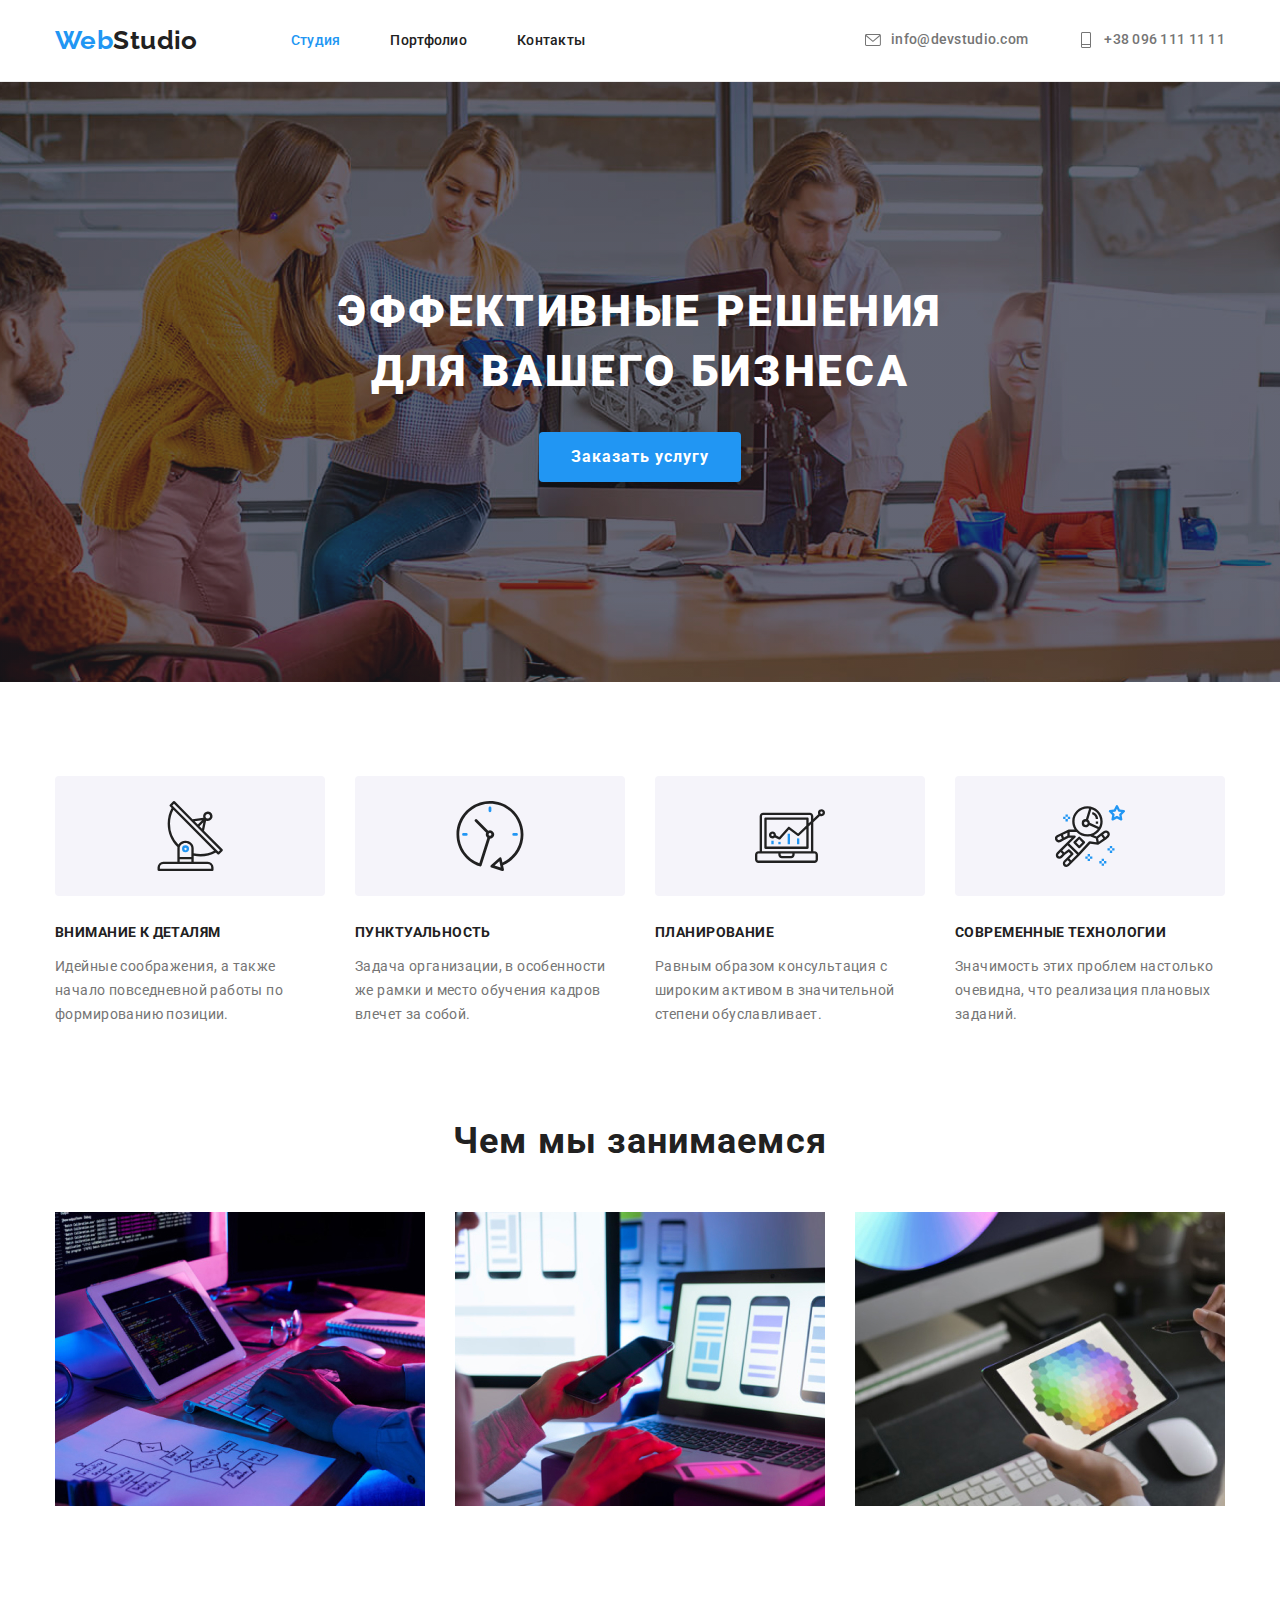
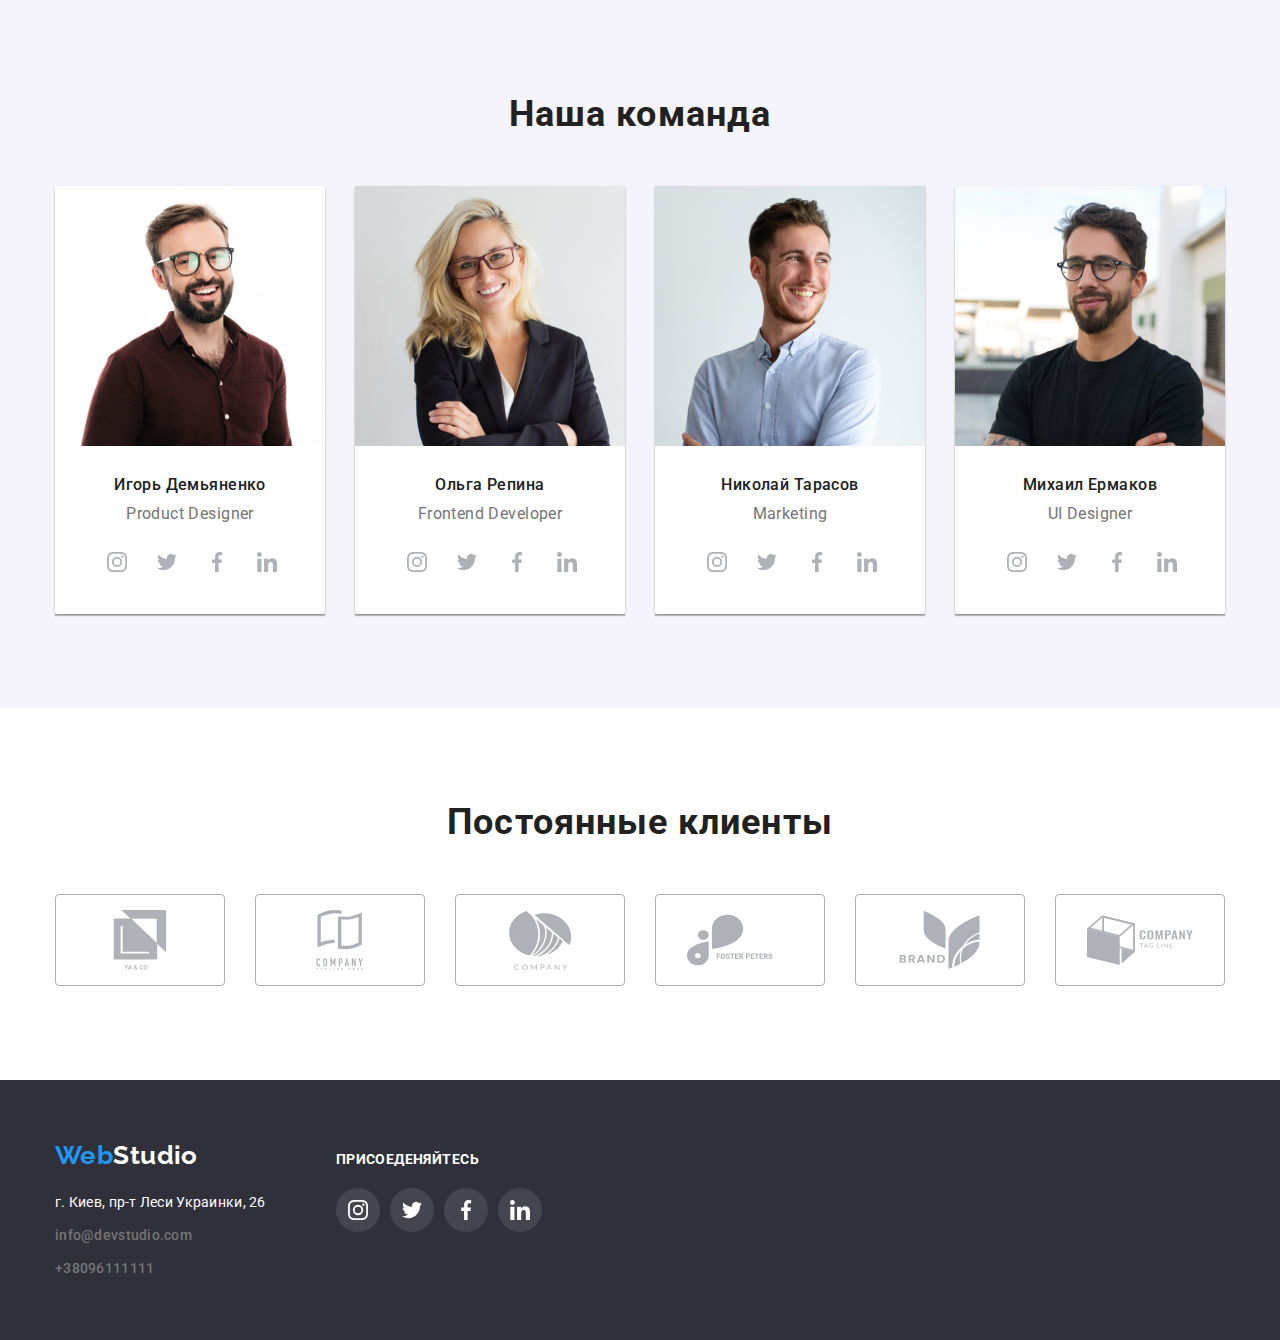
<file: index.html>
<!DOCTYPE html>
<html lang="ru">

<head>
    <meta charset="UTF-8">
    <meta http-equiv="X-UA-Compatible" content="IE=edge">
    <meta name="viewport" content="width=device-width, initial-scale=1.0">
    <link rel="preconnect" href="https://fonts.googleapis.com">
    <link rel="preconnect" href="https://fonts.gstatic.com" crossorigin>
    <link
        href="https://fonts.googleapis.com/css2?family=Raleway:wght@700&family=Roboto:wght@400;500;700;900&display=swap"
        rel="stylesheet">
    <link rel="stylesheet"
        href="https://cdnjs.cloudflare.com/ajax/libs/modern-normalize/1.1.0/modern-normalize.min.css">
    <link rel="stylesheet" href="./css/styles.css">
    <title>WebStudio</title>
</head>

<body>
    <!--header  -->
    <header class="header">
        <div class="container main-nav">
            <nav class="navigation">
                <a href="./index.html" class="logo"> <span class="web">Web</span><span class="studio">Studio</span> </a>
                <ul class="list nav">
                    <li class="nav-item"> <a href="./index.html" class="link-header current">Студия</a> </li>
                    <li class="nav-item"> <a href="./portfolio.html" class="link-header">Портфолио</a> </li>
                    <li class="nav-item"> <a href="#" class="link-header">Контакты </a> </li>
                </ul>
            </nav>

            <div class="contact-list">

                <a class="contact-link" href="mailto:info@devstudio.com">
                    <svg class="contact-link-envelope">
                        <use href="./images/sprite-svg.svg#icon-envelope"></use>
                    </svg>info@devstudio.com
                </a>

                <a class="contact-link" href="tel:+380961111111">
                    <svg class="contact-link-mobile">
                        <use href="./images/sprite-svg.svg#icon-mobile"></use>
                    </svg>+38 096 111 11 11
                </a>
            </div>
        </div>
    </header>

    <!-- main -->
    <main>
        <!-- Hero -->
        <section class="main-title section">
            <div class="container">
                <h1 class="header-title">Эффективные решения для вашего бизнеса</h1>
                <button type="button" class="button-main">Заказать услугу</button>
            </div>
        </section>

        <section class="adv-section section">
            <!-- заголовок h2 скрыть -->
            <div class="container">
                <h2 class="visually-hidden">Наши преимущества</h2>
                <ul class="list adv">
                    <li class="adv-item">
                        <div class="adv-thumb">
                            <svg class="adv-icon">
                                <use href="./images/sprite-svg.svg#icon-satelite"></use>
                            </svg>
                        </div>
                        <h3 class="advantage">Внимание к деталям</h3>
                        <p class="advantage-description">Идейные соображения, а также начало повседневной работы по
                            формированию
                            позиции.</p>
                    </li>
                    <li class="adv-item">
                        <div class="adv-thumb">
                            <svg class="adv-icon">
                                <use href="./images/sprite-svg.svg#icon-clock"></use>
                            </svg>
                        </div>
                        <h3 class="advantage">Пунктуальность</h3>
                        <p class="advantage-description">
                            Задача организации, в особенности же рамки и место обучения кадров влечет за собой.
                        </p>
                    </li>
                    <li class="adv-item">
                        <div class="adv-thumb">
                            <svg class="adv-icon">
                                <use href="./images/sprite-svg.svg#icon-pc"></use>
                            </svg>
                        </div>
                        <h3 class="advantage">Планирование</h3>
                        <p class="advantage-description">
                            Равным образом консультация с широким активом в значительной степени обуславливает.
                        </p>
                    </li>
                    <li class="adv-item">
                        <div class="adv-thumb">
                            <svg class="adv-icon">
                                <use href="./images/sprite-svg.svg#icon-spaceman"></use>
                            </svg>
                        </div>
                        <h3 class="advantage">Современные технологии</h3>
                        <p class="advantage-description">Значимость этих проблем настолько очевидна, что реализация
                            плановых заданий.
                        </p>
                    </li class="adv-item">
                </ul>
            </div>
        </section>
        <!-- Activities -->
        <section class="activities section">
            <div class="container">
                <h2 class="title">Чем мы занимаемся</h2>
                <ul class="list activities">
                    <li class="activities-item">
                        <img src="./images/box-1.jpg" alt="coding" width="370" height="294" />
                    </li>
                    <li class="activities-item">
                        <img src="./images/box-2.jpg" alt="mobile-app" width="370" height="294" />
                    </li>
                    <li class="activities-item">
                        <img src="./images/box-3.jpg" alt="tablet" width="370" height="294" />
                    </li>
                </ul>
            </div>
        </section>
        <!-- Our Team -->

        <section class="team section">
            <div class="container">
                <h2 class="title">Наша команда</h2>
                <ul class="list activities">
                    <li class="team-item">
                        <img src="./images/teamcard-1.jpg" alt="man-in-glasses" width="370" />
                        <div class="employee-card">
                            <h3 class="employee">Игорь Демьяненко</h3>
                            <p class="position">Product Designer</p>
                            <ul class="social-link">
                                <li class="social-item">
                                    <a class="social-reference" href="#">
                                        <svg class="social-link-icon">
                                            <use href="./images/sprite-svg.svg#icon-instagram"></use>
                                        </svg>
                                    </a>
                                </li>
                                <li class="social-item">
                                    <a class="social-reference" href="#">
                                        <svg class="social-link-icon">
                                            <use href="./images/sprite-svg.svg#icon-twitter"></use>
                                        </svg>
                                    </a>
                                </li>
                                <li class="social-item">
                                    <a class="social-reference" href="#">
                                        <svg class="social-link-icon">
                                            <use href="./images/sprite-svg.svg#icon-facebook"></use>
                                        </svg>
                                    </a>
                                </li>
                                <li class="social-item">
                                    <a class="social-reference" href="#">
                                        <svg class="social-link-icon">
                                            <use href="./images/sprite-svg.svg#icon-linkedin"></use>
                                        </svg>
                                    </a>
                                </li>
                            </ul>
                        </div>

                    </li>
                    <li class="team-item">
                        <img src="./images/teamcard-2.jpg" alt="blonde-girl" width="370" />
                        <div class="employee-card">
                            <h3 class="employee"> Ольга Репина</h3>
                            <p class="position">Frontend Developer </p>
                            <ul class="social-link">
                                <li class="social-item">
                                    <a class="social-reference" href="#">
                                        <svg class="social-link-icon">
                                            <use href="./images/sprite-svg.svg#icon-instagram"></use>
                                        </svg>
                                    </a>
                                </li>
                                <li class="social-item">
                                    <a class="social-reference" href="#">
                                        <svg class="social-link-icon">
                                            <use href="./images/sprite-svg.svg#icon-twitter"></use>
                                        </svg>
                                    </a>
                                </li>
                                <li class="social-item">
                                    <a class="social-reference" href="#">
                                        <svg class="social-link-icon">
                                            <use href="./images/sprite-svg.svg#icon-facebook"></use>
                                        </svg>
                                    </a>
                                </li>
                                <li class="social-item">
                                    <a class="social-reference" href="#">
                                        <svg class="social-link-icon">
                                            <use href="./images/sprite-svg.svg#icon-linkedin"></use>
                                        </svg>
                                    </a>
                                </li>
                            </ul>
                        </div>

                    </li>
                    <li class="team-item">
                        <img src="./images/teamcard-3.jpg" alt="smiling-man" width="370" />
                        <div class="employee-card">
                            <h3 class="employee">Николай Тарасов</h3>
                            <p class="position"> Marketing</p>
                            <ul class="social-link">
                                <li class="social-item">
                                    <a class="social-reference" href="#">
                                        <svg class="social-link-icon">
                                            <use href="./images/sprite-svg.svg#icon-instagram"></use>
                                        </svg>
                                    </a>
                                </li>
                                <li class="social-item">
                                    <a class="social-reference" href="#">
                                        <svg class="social-link-icon">
                                            <use href="./images/sprite-svg.svg#icon-twitter"></use>
                                        </svg>
                                    </a>
                                </li>
                                <li class="social-item">
                                    <a class="social-reference" href="#">
                                        <svg class="social-link-icon">
                                            <use href="./images/sprite-svg.svg#icon-facebook"></use>
                                        </svg>
                                    </a>
                                </li>
                                <li class="social-item">
                                    <a class="social-reference" href="#">
                                        <svg class="social-link-icon">
                                            <use href="./images/sprite-svg.svg#icon-linkedin"></use>
                                        </svg>
                                    </a>
                                </li>
                            </ul>
                        </div>

                    </li>
                    <li class="team-item">
                        <img src="./images/teamcard-4.jpg" alt="smiling-man" width="370" />
                        <div class="employee-card">
                            <h3 class="employee">Михаил Ермаков</h3>
                            <p class="position"> UI Designer</p>
                            <ul class="social-link">
                                <li class="social-item">
                                    <a class="social-reference" href="#">
                                        <svg class="social-link-icon">
                                            <use href="./images/sprite-svg.svg#icon-instagram"></use>
                                        </svg>
                                    </a>
                                </li>
                                <li class="social-item">
                                    <a class="social-reference" href="#">
                                        <svg class="social-link-icon">
                                            <use href="./images/sprite-svg.svg#icon-twitter"></use>
                                        </svg>
                                    </a>
                                </li>
                                <li class="social-item">
                                    <a class="social-reference" href="#">
                                        <svg class="social-link-icon">
                                            <use href="./images/sprite-svg.svg#icon-facebook"></use>
                                        </svg>
                                    </a>
                                </li>
                                <li class="social-item">
                                    <a class="social-reference" href="#">
                                        <svg class="social-link-icon">
                                            <use href="./images/sprite-svg.svg#icon-linkedin"></use>
                                        </svg>
                                    </a>
                                </li>
                            </ul>
                        </div>

                    </li>
                </ul>
            </div>
        </section>

        <section class="clients section">
            <div class="container">
                <h2 class="title">Постоянные клиенты</h2>
                <ul class="clients-list">
                    <li class="client-item">
                        <a class="client-link" href="#">
                            <svg class="client-icon">
                                <use href="./images/sprite-svg.svg#icon-client-1"></use>
                            </svg>
                        </a>
                    </li>
                    <li class="client-item">
                        <a class="client-link" href="#"><svg class="client-icon">
                                <use href="./images/sprite-svg.svg#icon-client-2"></use>
                            </svg>

                        </a>
                    </li>
                    <li class="client-item">
                        <a class="client-link" href="#"><svg class="client-icon">
                                <use href="./images/sprite-svg.svg#icon-client-3"></use>
                            </svg>

                        </a>
                    </li>
                    <li class="client-item">
                        <a class="client-link" href="#"><svg class="client-icon">
                                <use href="./images/sprite-svg.svg#icon-client-4"></use>
                            </svg>

                        </a>
                    </li>
                    <li class="client-item">
                        <a class="client-link" href="#"><svg class="client-icon">
                                <use href="./images/sprite-svg.svg#icon-client-5"></use>
                            </svg>

                        </a>
                    </li>
                    <li class="client-item">
                        <a class="client-link" href="#"><svg class="client-icon">
                                <use href="./images/sprite-svg.svg#icon-client-6"></use>
                            </svg>

                        </a>
                    </li>
                </ul>
            </div>
        </section>

    </main>
    <!-- footer  -->
    <footer class="footer-main">
        <div class="container">
            <div class="footer">
                <div class="footer-left">                
                    <a href="./index.html" class="logo-link"> <span class="web">Web</span><span class="studio-bottom">Studio</span> </a>
                
                    <address>
                        <ul class="list">
                            <li class="address-item"><a href="https://goo.gl/maps/nnkkmyrKH8PEDYPt6" target="_blank"
                                    rel="nofollow noopener" class="contact-link route">г. Киев, пр-т Леси Украинки, 26</a>
                            </li>
                            <li class="address-item"><a href="mailto:info@devstudio.com" class="contact-link-bottom">info@devstudio.com</a>
                            </li>
                            <li class="address-item"><a href="tel:+380961111111" class="contact-link-bottom">+38096111111</a></li>
                        </ul>
                    </address>
                </div>
                <div class="footer-center">
                    <p class="invite-title">присоеденяйтесь </p>
                    <ul class="social-list">
                        <li class="social_item">
                            <a  class="social_item_link" href="#"> 
                            <svg class="social-icon">
                                <use href="./images/sprite-svg.svg#icon-instagram-footer"></use>
                            </svg> </a>
                        </li>
                        <li class="social_item">
                            <a  class="social_item_link" href="#"> 
                            <svg class="social-icon">
                                <use href="./images/sprite-svg.svg#icon-twitter-footer"></use>
                            </svg> </a>
                        </li>
                        <li class="social_item">
                            <a  class="social_item_link" href="#"> 
                            <svg class="social-icon">
                                <use href="./images/sprite-svg.svg#icon-facebook-footer"></use>
                            </svg> </a>
                        </li>
                        <li class="social_item">
                            <a  class="social_item_link" href="#"> 
                            <svg class="social-icon">
                                <use href="./images/sprite-svg.svg#icon-linkedin-footer"></use>
                            </svg> </a>
                        </li>
                    </ul>
                        
                </div>
                
                
                
            </div>
            

        </div>

    </footer>



</body>

</html>
</file>
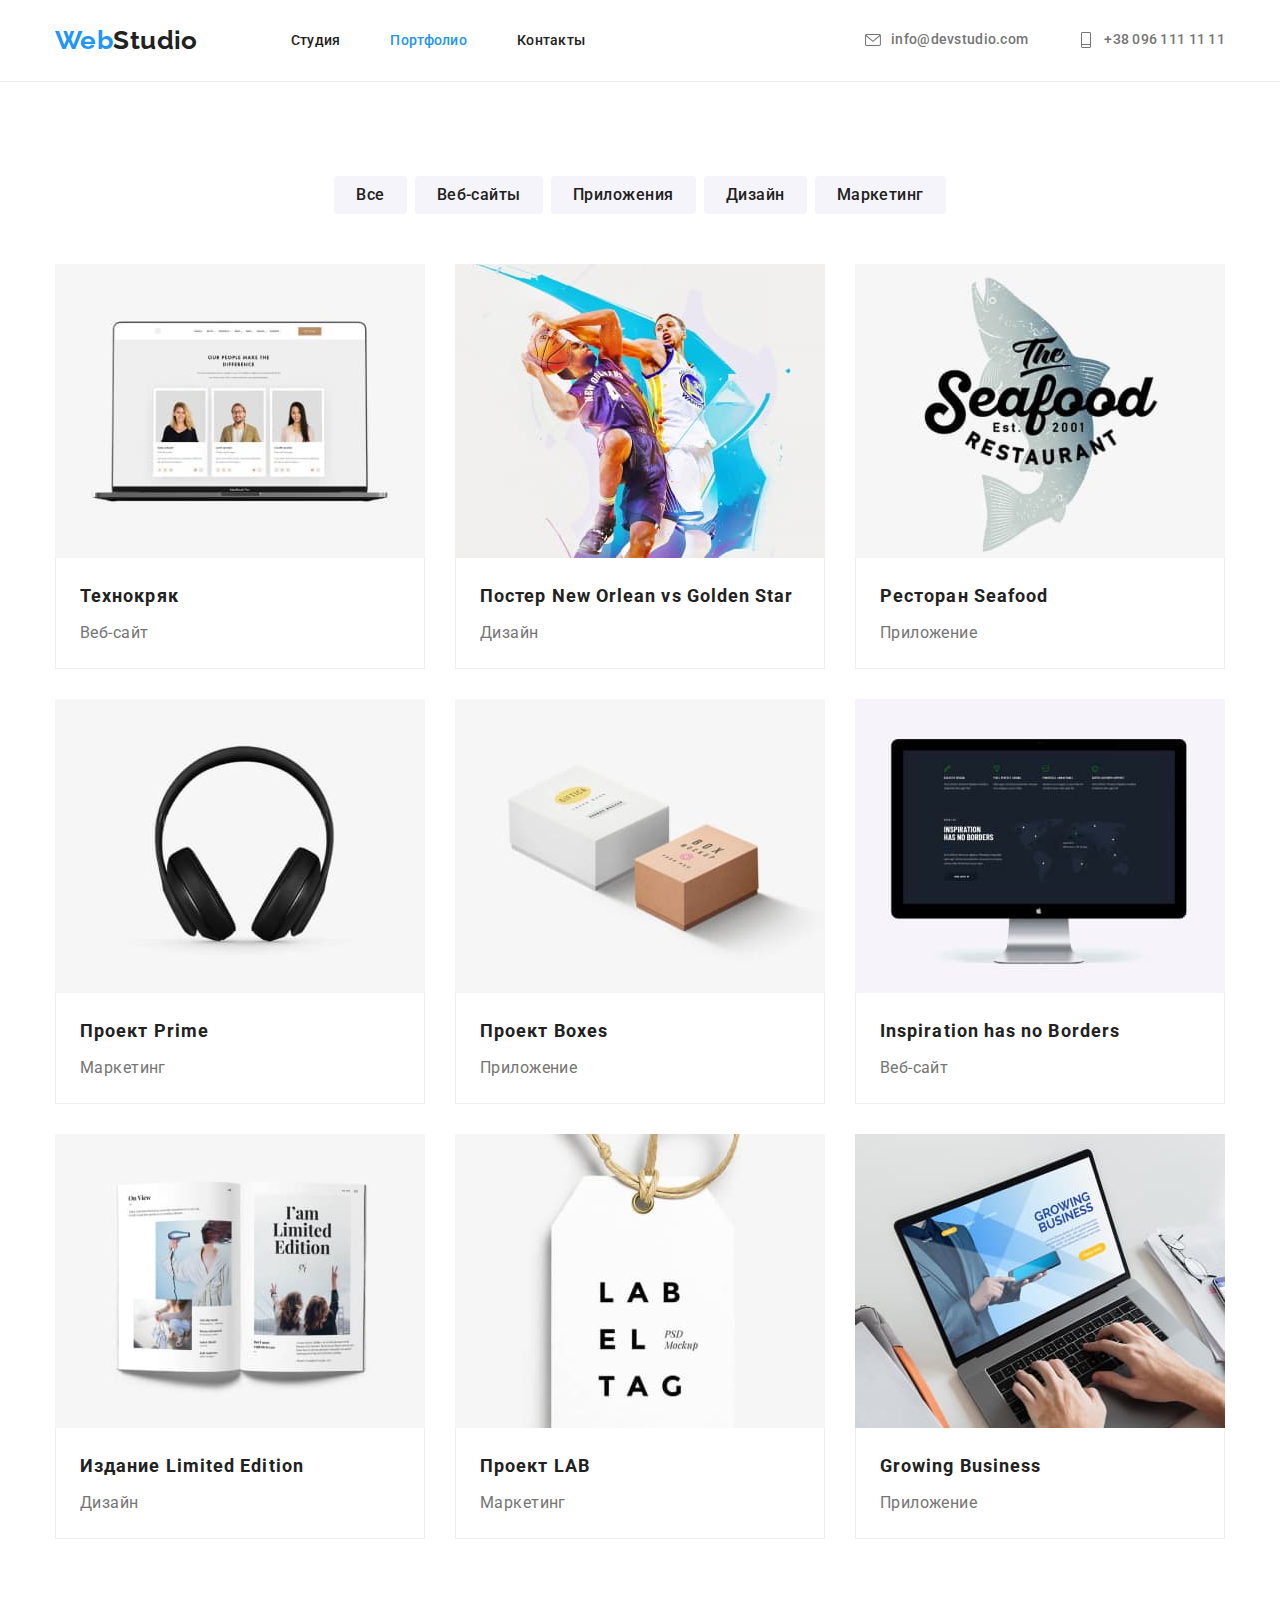
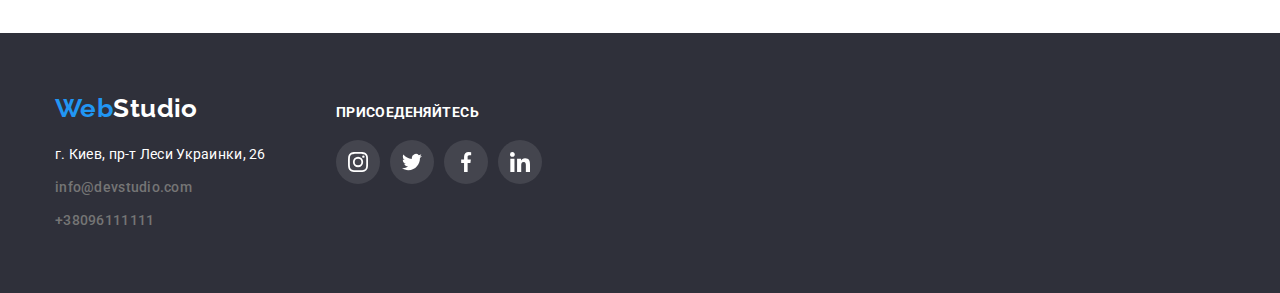
<file: portfolio.html>
<!DOCTYPE html>
<html lang="ru">
<head>
    <meta charset="UTF-8">
    <meta http-equiv="X-UA-Compatible" content="IE=edge">
    <meta name="viewport" content="width=device-width, initial-scale=1.0">
    <link rel="preconnect" href="https://fonts.googleapis.com">
    <link rel="preconnect" href="https://fonts.gstatic.com" crossorigin>
    <link href="https://fonts.googleapis.com/css2?family=Raleway:wght@700&family=Roboto:wght@400;500;700;900&display=swap"
        rel="stylesheet">
    <link rel="stylesheet" href="https://cdnjs.cloudflare.com/ajax/libs/modern-normalize/1.1.0/modern-normalize.min.css">
    <link rel="stylesheet" href="./css/styles.css">
    <title>Portfolio</title>
    
</head>
    
<body>
    <!--header  -->
    <header class="header">
        <div class="container main-nav">
            <nav class="navigation">
                <a href="./index.html" class="logo"> <span class="web">Web</span><span class="studio">Studio</span> </a>
                <ul class="list nav">
                    <li class="nav-item"> <a href="./index.html" class="link-header ">Студия</a> </li>
                    <li class="nav-item"> <a href="./portfolio.html" class="link-header current">Портфолио</a> </li>
                    <li class="nav-item"> <a href="#" class="link-header">Контакты</a> </li>
                </ul>
            </nav>
            <div class="contact-list">
                <a class="contact-link" href="mailto:info@devstudio.com">
                    <svg class="contact-link-envelope" > 
                        <use href="./images/sprite-svg.svg#icon-envelope"></use>
                    </svg>info@devstudio.com
                </a>
                
                <a class="contact-link" href="tel:+380961111111">
                    <svg class="contact-link-mobile">
                        <use href="./images/sprite-svg.svg#icon-mobile"></use>
                    </svg>+38 096 111 11 11
                </a>
            </div>
        </div>
    </header>
    
    <main>
    <section class="section">
        <div class="container">
            <h1 class="visually-hidden">Портфолио</h1>
            <!-- скрыть позже -->
            <ul class="list filter ">
                <li class="filter-item"> <button type="button" class="portfolio-button">Все</button> </li>
                <li class="filter-item"> <button type="button" class="portfolio-button">Веб-сайты</button> </li>            
                <li class="filter-item"> <button type="button" class="portfolio-button">Приложения</button> </li>
                <li class="filter-item"> <button type="button" class="portfolio-button">Дизайн</button> </li>
                <li class="filter-item"> <button type="button" class="portfolio-button">Маркетинг</button> </li>
            </ul>
            
            
            <ul class="list project">
                <li class="project-item">
                    <a class="grid-card-link link" href="#">
                        <div class="grid-card-wrap">
                        <img src="./images/portfolio/project1.jpg" alt="laptop" width="370" height="294">
                        <p class="grid-card-text"></p>
                    </div>
                        
                        <div class="grid-card">
                            <h2 class="list-item">Технокряк</h2>
                            <p class="portfolio-description">Веб-сайт</p>
                        </div>
                    </a>
                    
                    
                </li>
                <li class="project-item">
                    <a class="grid-card-link link" href="#">
                        <img src="./images/portfolio/project2.jpg" alt="poster" width="370" height="294">
                     
                        <div class="grid-card">
                            <h2 class="list-item">Постер New Orlean vs Golden Star</h2>
                            <p class="portfolio-description">Дизайн</p>
                        </div>
                    </a>
                    
                    
                </li>
                <li class="project-item">
                    <a class="grid-card-link link" href="#">
                        <img src="./images/portfolio/project3.jpg" alt="restaurant-logo" width="370" height="294">
                     
                        <div class="grid-card">
                            <h2 class="list-item">Ресторан Seafood</h2>
                            <p class="portfolio-description">Приложение</p>
                        </div>
                    </a>                    
                </li>
                <li class="project-item">
                    <a class="grid-card-link link" href="#">
                        <img src="./images/portfolio/project4.jpg" alt="headphones" width="370" height="294">
                     
                        <div class="grid-card">
                            <h2 class="list-item">Проект Prime</h2>
                            <p class="portfolio-description">Маркетинг</p>
                        </div>
                    </a>
                    
                    
                </li>
                <li class="project-item">
                    <a class="grid-card-link link" href="#">
                        <img src="./images/portfolio/project5.jpg" alt="boxes" width="370" height="294">
                     
                       <div class="grid-card">
                            <h2 class="list-item">Проект Boxes</h2>
                            <p class="portfolio-description">Приложение</p>
                        </div> 
                    </a>
                    
                    
                </li>
                <li class="project-item">
                    <a class="grid-card-link link" href="#">
                        <img src="./images/portfolio/project6.jpg" alt="monitor" width="370" height="294">
                     
                        <div class="grid-card">
                            <h2 class="list-item">Inspiration has no Borders</h2>
                            <p class="portfolio-description">Веб-сайт</p>
                        </div>
                    </a>
                    
                    
                </li>
                <li class="project-item">
                    <a class="grid-card-link link" href="#">
                        <img src="./images/portfolio/project7.jpg" alt="book" width="370" height="294">
                     
                        <div class="grid-card">
                            <h2 class="list-item">Издание Limited Edition</h2>
                            <p class="portfolio-description">Дизайн</p>
                        </div>
                    </a>
                    
                    
                </li>
                <li class="project-item">
                    <a class="grid-card-link link" href="#">
                        <img src="./images/portfolio/project8.jpg" alt="label" width="370" height="294">
                     
                        <div class="grid-card">
                            <h2 class="list-item">Проект LAB</h2>
                            <p class="portfolio-description">Маркетинг</p>
                        </div>
                    </a>
                    
                    
                </li>
                <li class="project-item">
                    <a class="grid-card-link link" href="#">
                        <img src="./images/portfolio/project9.jpg" alt="typing" width="370" height="294">
                     
                        <div class="grid-card">
                            <h2 class="list-item">Growing Business</h2>
                            <p class="portfolio-description">Приложение</p>
                        </div>
                    </a>
                    
                    
                </li>
            </ul>
        </div>
    </section>
    </main>
    
    <footer class="footer-main">
        <div class="container">
            <div class="footer">
                <div class="footer-left">
                    <a href="./index.html" class="logo-link"> <span class="web">Web</span><span
                            class="studio-bottom">Studio</span> </a>
    
                    <address>
                        <ul class="list">
                            <li class="address-item"><a href="https://goo.gl/maps/nnkkmyrKH8PEDYPt6" target="_blank"
                                    rel="nofollow noopener" class="contact-link route">г. Киев, пр-т Леси Украинки, 26</a>
                            </li>
                            <li class="address-item"><a href="mailto:info@devstudio.com"
                                    class="contact-link-bottom">info@devstudio.com</a>
                            </li>
                            <li class="address-item"><a href="tel:+380961111111" class="contact-link-bottom">+38096111111</a></li>
                        </ul>
                    </address>
                </div>
                <div class="footer-center">
                    <h3 class="invite-title">присоеденяйтесь</h3>
                    <ul class="social-list">
                        <li class="social_item">
                            <a class="social_item_link" href="#">
                                <svg class="social-icon">
                                    <use href="./images/sprite-svg.svg#icon-instagram-footer"></use>
                                </svg> </a>
                        </li>
                        <li class="social_item">
                            <a class="social_item_link" href="#">
                                <svg class="social-icon">
                                    <use href="./images/sprite-svg.svg#icon-twitter-footer"></use>
                                </svg> </a>
                        </li>
                        <li class="social_item">
                            <a class="social_item_link" href="#">
                                <svg class="social-icon">
                                    <use href="./images/sprite-svg.svg#icon-facebook-footer"></use>
                                </svg> </a>
                        </li>
                        <li class="social_item">
                            <a class="social_item_link" href="#">
                                <svg class="social-icon">
                                    <use href="./images/sprite-svg.svg#icon-linkedin-footer"></use>
                                </svg> </a>
                        </li>
                    </ul>
    
                </div>
                
    
    
            </div>
    
    
        </div>
    
    </footer>


</body>
</html>
</file>
<file: css/styles.css>
:root {
    --primary-head-text: #212121;
    --primary-bcg: #ffffff;
    --secondary-text: #757575;
    --accent-color: #2196F3;
    --dark-bcg: #2F303A;
    --hover-color: #188CE8;
    --secondary-bcg: #E5E5E5;
    --team-bcg: #F5F4FA;
    --primary-font: 'Roboto', sans-serif;
    --logo-font: 'Raleway', sans-serif;
    --inner-border-color: ##EEEEEE;
    --header-border-color: ##ECECEC;
    --clients-color: #AFB1B8;
}

p,
h1,
h2,
h3,
h4,
h5,
h6 {
    margin: 0;
}

ul {
    margin: 0;
    padding: 0;
}

img {
    display: block;
    max-width: 100%;
    height: auto;
}

button {
    cursor: pointer;
    /* font-family: inherit; */
}

address {
    font-style: normal;
}

/* body */

body {

    font-family: var(--primary-font);
    color: var(--primary-head-text);
    background-color: var(--primary-bcg);
    font-size: 14px;
    letter-spacing: 0.03em;
}



ul {
    list-style: none;
}

a {
    text-decoration: none;
    /* display: block; */
}

button {
    display: block;
    margin: 0 auto;
    padding: 10px 32px;
    cursor: pointer;
    /* font-family: Roboto; */
    /* box-shadow: 0px 4px 4px rgb(0 0 0 / 15%); */
    border: none;
    border-radius: 4px;

}

.list {
    font-style: normal;
    margin: 0px;
    padding: 0px;
}

.visually-hidden {
    position: absolute;
    width: 1px;
    height: 1px;
    margin: -1px;
    border: 0;
    padding: 0;

    white-space: nowrap;
    clip-path: inset(100%);
    clip: rect(0 0 0 0);
    overflow: hidden;
}



.container {
    width: 1200px;
    padding-left: 15px;
    padding-right: 15px;
    margin: 0 auto;
}

.section {
    padding: 94px 0;
}

.header {
    border-bottom: 1px solid #ececec;


}

.container.main-nav {
    display: flex;
    align-items: center;

}

/* logo */
.logo {
    color: var(--accent-color);
    font-weight: 700;
    font-size: 26px;
    line-height: 1.19;
    font-family: var(--logo-font);

}

.logo-link {
    margin-bottom: 20px;
    display: block;
}

.web {
    color: var(--accent-color);
    font-weight: 700;
    font-size: 26px;
    line-height: 1.19;
    font-family: var(--logo-font);

}

.studio-bottom {
    color: #ffffff;
    font-weight: 700;
    font-size: 26px;
    line-height: 1.19;
    font-family: var(--logo-font);

}

.studio-bottom:hover,
.studio-bottom:focus {
    color: var(--hover-color);
}

.studio {
    color: var(--primary-head-text);
}


/* site nav */
.navigation {
    display: flex;
    align-items: center;
}

.list.nav {
    display: flex;

}

.list .nav-item {
    margin-right: 50px;
}

.list .nav-item:last-child {
    margin-right: 0px;
}

.list .nav-item {
    display: block;
    padding-top: 32px;
    padding-bottom: 32px;
}

/* contact-list */

.contact-list .contact-link+.contact-link {
    margin-left: 50px;

}


.contact-list {
    display: flex;

    padding-top: 32px;
    padding-bottom: 32px;
    margin-left: auto;


}

.list.nav {
    margin-left: 93px;
}


.link-header:hover,
.link-header:focus {
    color: var(--hover-color);
}

.link-header {
    color: var(--primary-head-text)
    font-family: Roboto;
    font-size: 14px;
    font-weight: 500;
    line-height: 1.14;
    letter-spacing: 0.02em;
}



.navigation .link-header.current {
    color: var(--accent-color);
}

.link {
    color: #212121;
    text-decoration: none;
}



/* hero */
.header-title {
    /* padding-top: 203px; */
    margin: 0 auto;
    margin-bottom: 30px;
    width: 696px;

    font-weight: 900;
    font-size: 44px;
    line-height: 1.36;
    letter-spacing: 0.06em;


    color: var(--primary-bcg);
    text-transform: uppercase;
}

.main-title {
    background-color: var(--dark-bcg);
    text-align: center;
    padding: 200px 0;
    background-image:
        linear-gradient(rgba(47, 48, 58, 0.4), rgba(47, 48, 58, 0.4)),
        url("../images/layout.jpg");
    background-repeat: no-repeat;
    background-position: center;
    background-size: cover;
    max-width: 1600px;
    height: 600px;
    margin: 0 auto;


}

/* buttons */
.button-main {

    box-shadow: 0px 4px 4px rgba(0, 0, 0, 0.15);
    border-radius: 4px;
    display: inline-block;
    padding: 10px 32px;
    border: 0px;
    min-width: 200px;
    /* cursor: pointer; */
    font-weight: 700;
    font-size: 16px;
    line-height: 1.87;
    background-color: var(--accent-color);
    color: var(--primary-bcg);
    letter-spacing: 0.06em;
    align-items: center;
    text-align: center;
}

.button-main:hover,
.button-main:focus {
    background-color: var(--hover-color);
    color: var(--primary-bcg);
}

/* portfolio buttons */

.portfolio-button {
    display: inline-block;
    border-radius: 4px;
    padding: 6px 22px;

    border: 0px;

    /* cursor: pointer; */
    color: var(--primary-head-text);
    background-color: var(--team-bcg);
    font-weight: 500;
    font-size: 16px;
    line-height: 1.62;
    letter-spacing: 0.03em;
}

.portfolio-button:hover,
.portfolio-button:focus {
    background-color: var(--hover-color);
    color: #ffffff;
    box-shadow: 0px 1px 1px rgba(0, 0, 0, 0.12),
    0px 4px 4px rgba(0, 0, 0, 0.06),
    1px 4px 6px rgba(0, 0, 0, 0.16);
    
}

.filter-item {
    width: calc ((100% - 32px) / 5);
    margin-right: 8px;
}

.filter-item:nth-child(5n) {
    margin-right: 0px;
}


/* links */
.contact-link {
    display: flex;
    align-items: center;
    font-family: Roboto;
    font-size: 14px;
    font-weight: 500;
    line-height: 1.14;
    letter-spacing: 0.02em;
    text-align: left;
    color: var(--secondary-text);
}
.contact-link-bottom {
    
    font-family: Roboto;
    font-size: 14px;
    font-weight: 500;
    line-height: 1.71;
    letter-spacing: 0.02em;
    text-align: left;
    color: var(--secondary-text);
        
}
.contact-link-bottom:hover,
.contact-link-bottom:focus {
    color: var(--hover-color);
}


.contact-link-envelope {
    width: 16px;
    height: 12px;
    margin-right: 10px;
    fill: currentColor;

}
.contact-link-mobile {
    width: 16px;
    height: 16px;
    margin-right: 10px;
    fill: currentColor;

}

.contact-link:hover,
.contact-link:focus {
    color: var(--hover-color);
}

.title {
    margin-bottom: 50px;
    font-weight: 700;
    font-size: 36px;
    line-height: 1.16;
    letter-spacing: 0.03em;
    text-align: center;
}

.contact-link.route {
    font-weight: 400;
    font-size: 14px;
    line-height: 1.71;
    color: white;
}

.contact-link.route:hover,
.contact-link.route:focus {
    color: var(--hover-color);
}

.list.activities {
    display: flex;
    justify-content: center;
    /* margin-bottom: 50px; */




}

.list.filter {
    display: flex;
    justify-content: center;
    margin-bottom: 50px;
}

.list.project {
    border-top: #D9D9D9;
    display: flex;
    flex-wrap: wrap;
}








/* advantages */

.list.adv {
    display: flex;

}

.adv-item {
    width: calc((100% - 90px) / 4);
    margin-right: 30px;
}

.adv-item:nth-child(4n) {
    margin-right: 0px;
}

.adv-thumb {
    width: 270px;
    height: 120px;
    /* width: calc((100% - 90px) / 4); */
    /* margin-left: 30px; */
    background-color: #F5F4FA;
    display: flex;
    align-items: center;
    justify-content: center;
    border-radius: 4px;
    margin-bottom: 25px;



}

/* .adv-thumb:nth-child(4n) {
    margin-left: 0px;
} */
.adv-icon {
    width: 70px;
    height: 70px;


}

.advantage {
    font-weight: 700;
    font-size: 14px;
    line-height: 1.71;
    text-transform: uppercase;
    color: var(--primary-head-text);

}

.advantage-description {
    margin-top: 10px;

    font-weight: 400;
    font-size: 14px;
    line-height: 1.71;
    color: var(--secondary-text);

}

.activities.section {
    padding-top: 0px;
}

.activities-item {
    width: calc((100% - 60px) /3);
    margin-right: 30px;

}

.activities-item:nth-child(3n) {
    margin-right: 0px;
}

activities {
    padding-top: 0;
}

.team {
    background-color: var(--team-bcg);
    padding-bottom: 94px;
}

.position {
    font-weight: 400;
    font-size: 16px;
    line-height: 1.18;
    color: var(--secondary-text);
    text-align: center;
}

.team-item {
    width: calc((100% - 90px) / 4);
    margin-right: 30px;
    box-shadow: 0px 1px 3px rgb(0 0 0 / 12%), 0px 1px 1px rgb(0 0 0 / 14%), 0px 2px 1px rgb(0 0 0 / 20%);

}

.team-item:nth-child(4n) {
    margin-right: 0px;
}

.employee {
    font-weight: 500;
    font-size: 16px;
    line-height: 1.18;
    color: var(--primary-head-text);
    text-align: center;
    margin-bottom: 10px;

}

.employee-card {
    background-color: var(--primary-bcg);
    border-radius: 0px 0px 4px 4px;
    text-align: center;
    padding: 30px 0;


}






.portfolio-description {
    color: var(--secondary-text);
    font-size: 16px;
    font-weight: 400;
    line-height: 1.87;
    
}

.project-item {
    width: calc((100% - 60px) / 3);

    margin-right: 30px;
    margin-bottom: 30px;
}

.project-item:nth-child(3n) {
    margin-right: 0px;

}

.project-item:nth-last-child(-n + 3) {
    margin-bottom: 0px;
}

.grid-card {

    border: 1px solid #eeeeee;
    border-top: 0px;
    padding: 20px 24px;
}
.grid-card-wrap {
    position: relative;
}
.grid-card-text {
    /* position: absolute;
            top: 0;
            left: 0;
            color: #FFFFFF;
            background-color: rgba(33, 150, 243, 0.9);
            padding: 63px 24px;
            font-family: Roboto;
            font-style: normal;
            font-weight: normal;
            font-size: 18px;
            line-height: 1.56;
            letter-spacing: 0.03em;
            height: 100%;
            transform: translateY(100%); */
       
}
.grid-card-link {
    display: block;

}
.grid-card-link:hover {
    box-shadow: 0px 1px 1px rgba(0, 0, 0, 0.12),
        0px 4px 4px rgba(0, 0, 0, 0.06),
        1px 4px 6px rgba(0, 0, 0, 0.16);;
}
.grid-card-link:focus {
    box-shadow: 0px 1px 1px rgba(0, 0, 0, 0.12),
        0px 4px 4px rgba(0, 0, 0, 0.06),
        1px 4px 6px rgba(0, 0, 0, 0.16);
    ;
}

.social-link {
    display: flex;
    justify-content: center;
    align-items: center;
    margin-top: 16px;
    gap: 10px;

}

.social-link-icon {
    width: 20px;
    height: 20px;
   
    fill: currentColor;
    
    /* overflow: hidden; */
    
}
.social-reference {
    display: flex;
    justify-content: center;
    align-items: center;
    border-radius: 50%;
    color: #AFB1B8;
    width: 44px;
    height: 44px;
}
.social-reference:hover,
.social-reference:focus {
    color: #ffffff;
    background-color: var(--accent-color);
    
    
}

.social-item {
    width: 40px;
    /* width: calc((100% - 30px) / 4);
    margin-right: 10px; */
    
}
/* .social-item:nth-child(4n) {
    margin-right: 0px;
} */
.clients-list {
    display: flex;
}

.client-item {
    width: calc((100% - 150px) /6);
    margin-right: 30px;
    /* display: flex;
    justify-content: center;
    align-items: center; */
}

.client-item:nth-child(6n) {
    margin-right: 0px;

}



.client-icon {
    width: 106px;
    height: 60px;
    fill: currentColor;


}

.client-link {
    height: 92px;
    width: 170px;
    border: 1px solid var(--clients-color); 
    border-radius: 4px;
    display: flex;
    justify-content: center;
    align-items: center;
    color: var(--clients-color);

}

.client-link:hover {
    color: var(--hover-color);
   border: 1px solid var(--accent-color);
}
.client-link:focus {
    color: var(--hover-color);
    border: 1px solid var(--accent-color);
}
/* footer */
.footer-main {
    background-color: var(--dark-bcg);
    padding: 60px 0;
}

.invite-title {
    font-weight: 700;
    font-size: 14px;
    line-height: 1.14;
    letter-spacing: 0.03em;
    text-transform: uppercase;
    color: #FFFFFF;
    margin-bottom: 20px;
    text-align: left
}
.footer {
    display: flex;
    align-items: baseline;
    
}
.social-list {
    display: flex;
    /* gap: 10px; */
    
}
.social_item {
    width: calc((100 - 30px) / 4);
    margin-right: 10px;
}
.social_item:nth-child(4n) {
    margin-right: 0px;
}
.social_item_link {
    display: flex;
    color: var(--primary-bcg);
    justify-content: center;
    align-items: center;
    width: 44px;
    height: 44px;
    background: rgba(255, 255, 255, 0.1);
    border-radius: 50%;
}

.social_item_link:hover,
.social_item_link:focus {
    color: #ffffff;
    background-color: #2196F3;
    overflow: hidden;
    border-radius: 50%;
    

}
.social-icon {
    width: 20px;
    height: 20px;
    
    fill: currentColor;

}
.footer-left {

}

.footer-center {
    margin-left: 70px;

}



.address-item {
    margin-bottom: 9px;
}

.address-item:last-child {
    margin-bottom: 0px;
}

.list-item {
    margin-bottom: 4px;
    font-weight: 700;
    font-size: 18px;
    line-height: 2;
    letter-spacing: 0.06em;
}
</file>
